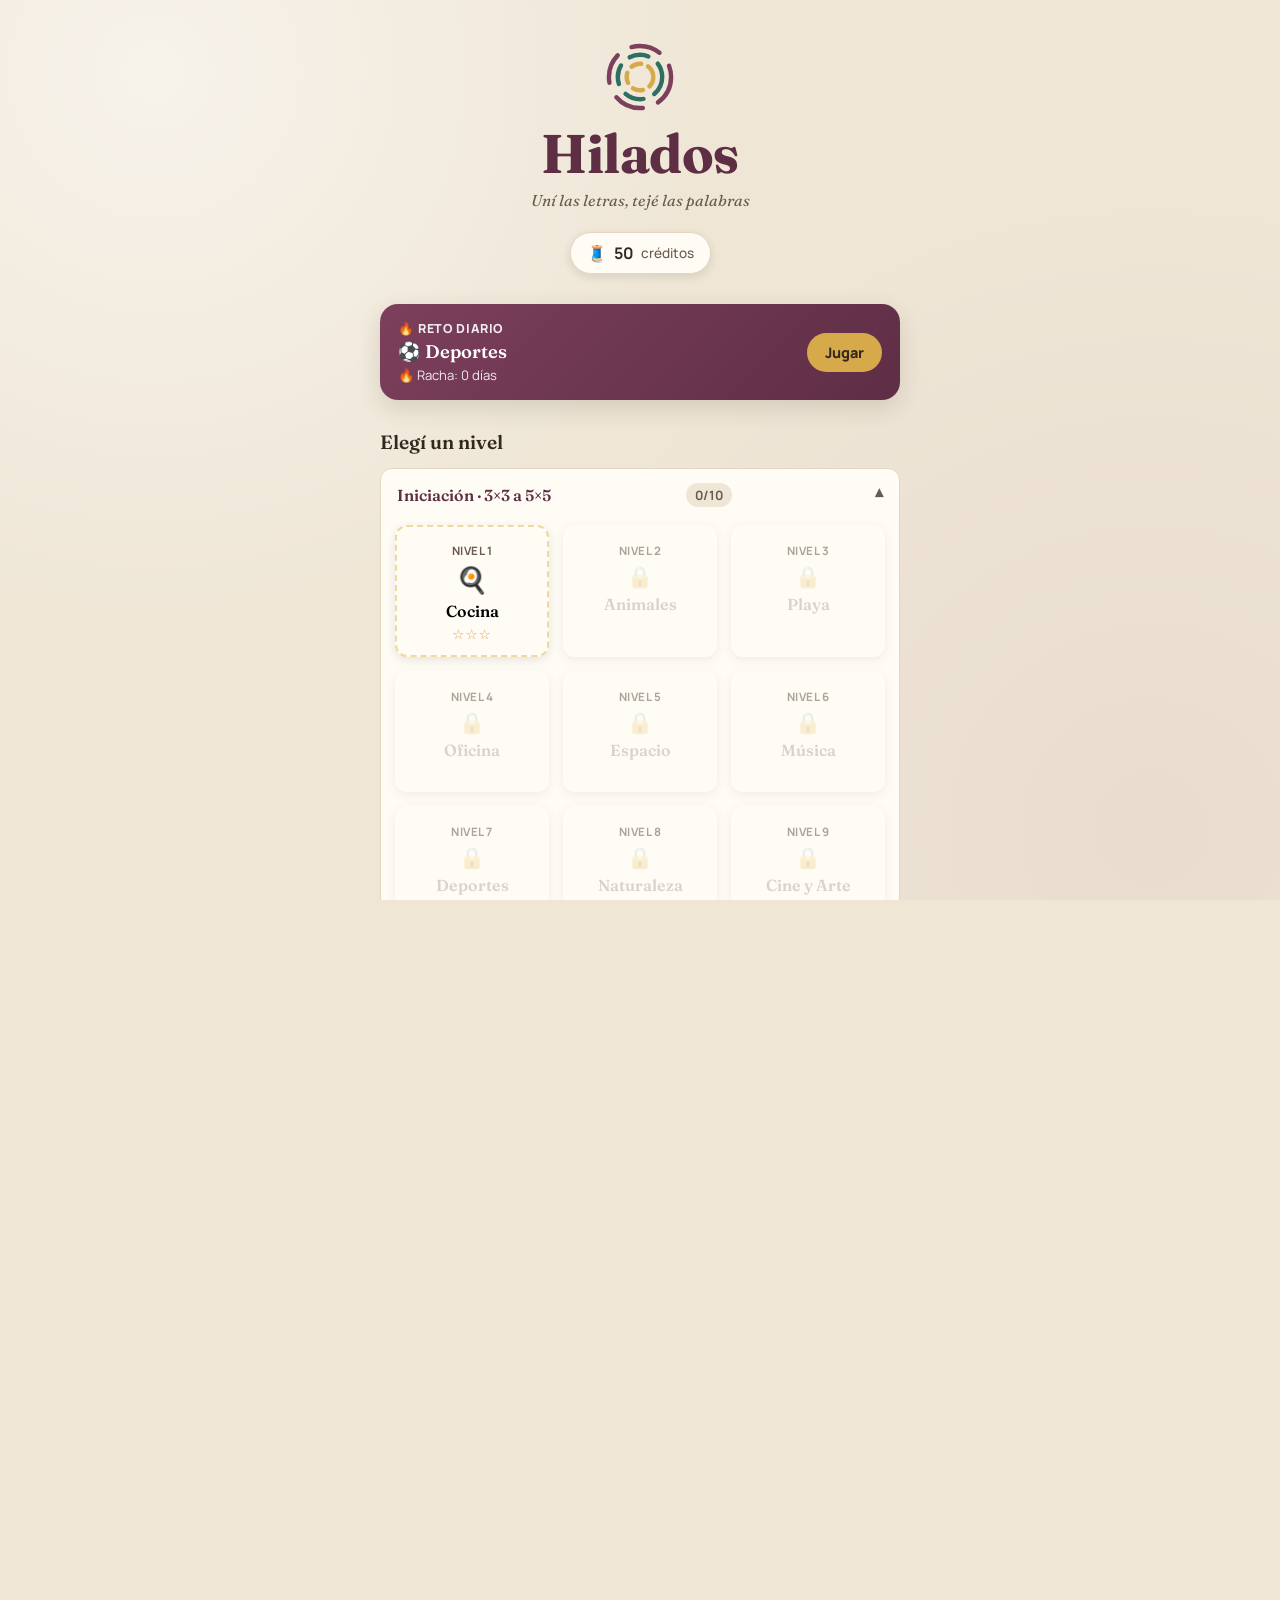
<file: index.html>
<!DOCTYPE html>
<html lang="es">
<head>
<meta charset="UTF-8">
<meta name="viewport" content="width=device-width, initial-scale=1.0, maximum-scale=1.0, user-scalable=no">
<title>Hilados — Juego de palabras</title>

<!-- PWA: instalación como ícono en el celular -->
<link rel="manifest" href="manifest.json">
<meta name="theme-color" content="#7C3F5C">
<link rel="icon" type="image/png" sizes="32x32" href="icons/favicon-32.png">
<link rel="icon" type="image/png" sizes="192x192" href="icons/icon-192.png">
<!-- iOS: Safari no lee bien el manifest, así que además van estas etiquetas -->
<link rel="apple-touch-icon" href="icons/apple-touch-icon.png">
<meta name="apple-mobile-web-app-capable" content="yes">
<meta name="apple-mobile-web-app-status-bar-style" content="black-translucent">
<meta name="apple-mobile-web-app-title" content="Hilados">

<link rel="preconnect" href="https://fonts.googleapis.com">
<link rel="preconnect" href="https://fonts.gstatic.com" crossorigin>
<link href="https://fonts.googleapis.com/css2?family=Fraunces:ital,opsz,wght@0,9..144,400;0,9..144,600;0,9..144,700;1,9..144,500&family=Manrope:wght@400;500;600;700;800&display=swap" rel="stylesheet">
<link rel="stylesheet" href="style.css">
</head>
<body>

<!-- ============ PANTALLA DE INICIO ============ -->
<section id="screen-home" class="screen">
  <div class="home-wrap">
    <div class="brand">
      <div class="brand-spool" aria-hidden="true">
        <svg viewBox="0 0 100 100" class="spool-svg">
          <circle cx="50" cy="50" r="42" class="spool-ring ring-a"/>
          <circle cx="50" cy="50" r="30" class="spool-ring ring-b"/>
          <circle cx="50" cy="50" r="18" class="spool-ring ring-c"/>
        </svg>
      </div>
      <h1 class="title">Hilados</h1>
      <p class="subtitle">Uní las letras, tejé las palabras</p>
    </div>

    <div class="credits-pill" id="home-credits">
      <span class="credits-icon">🧵</span>
      <span id="home-credits-value">50</span>
      <span class="credits-label">créditos</span>
    </div>

    <div class="daily-card" id="daily-card">
      <div class="daily-info">
        <span class="daily-tag">🔥 Reto diario</span>
        <span class="daily-theme" id="daily-theme">Tema</span>
        <span class="daily-streak" id="daily-streak">Racha: 0 días</span>
      </div>
      <button class="daily-play-btn" id="daily-play-btn">Jugar</button>
    </div>

    <h2 class="section-label">Elegí un nivel</h2>
    <div class="level-tiers" id="level-grid"><!-- generado por JS --></div>

    <button class="link-btn" id="reset-progress">Reiniciar progreso</button>
  </div>
</section>

<!-- ============ PANTALLA DE JUEGO ============ -->
<section id="screen-game" class="screen hidden">
  <header class="game-header">
    <button class="icon-btn" id="btn-back" aria-label="Volver">←</button>
    <div class="game-heading">
      <span class="game-level-tag" id="game-level-tag">Nivel 1</span>
      <span class="game-theme" id="game-theme">Cocina</span>
    </div>
    <div class="credits-pill small" id="game-credits">
      <span class="credits-icon">🧵</span>
      <span id="game-credits-value">50</span>
    </div>
  </header>

  <div class="clue-strip" id="clue-strip"><!-- generado por JS --></div>

  <div class="board-wrap">
    <div class="board" id="board">
      <svg id="thread-overlay" class="thread-overlay"></svg>
      <div class="grid" id="grid"><!-- generado por JS --></div>
    </div>
  </div>

  <footer class="game-footer">
    <button class="action-btn ghost" id="btn-ad">
      <span class="action-icon">📺</span>
      <span>Ver anuncio<br><small>pista gratis</small></span>
    </button>
    <button class="action-btn primary" id="btn-hint">
      <span class="action-icon">💡</span>
      <span>Pista<br><small id="hint-cost-label">15 créditos</small></span>
    </button>
  </footer>
</section>

<!-- ============ MODAL: ANUNCIO SIMULADO ============ -->
<div class="modal-backdrop hidden" id="modal-ad">
  <div class="modal ad-modal">
    <div class="ad-spinner"></div>
    <p class="ad-text">Viendo anuncio...</p>
    <p class="ad-sub">Tu pista está por llegar</p>
  </div>
</div>

<!-- ============ MODAL: SIN CRÉDITOS ============ -->
<div class="modal-backdrop hidden" id="modal-no-credits">
  <div class="modal">
    <h3>Créditos insuficientes</h3>
    <p>No tenés suficientes créditos para esta pista. Mirá un anuncio para conseguir una gratis.</p>
    <div class="modal-actions">
      <button class="action-btn ghost" id="nc-watch-ad">Ver anuncio</button>
      <button class="action-btn primary" id="nc-close">Cerrar</button>
    </div>
  </div>
</div>

<!-- ============ MODAL: NIVEL COMPLETADO ============ -->
<div class="modal-backdrop hidden" id="modal-win">
  <div class="modal win-modal">
    <div class="win-stars" id="win-stars">★★★</div>
    <h3>¡Nivel completado!</h3>
    <p id="win-summary">Tejiste todas las palabras.</p>
    <p class="win-credits" id="win-credits-earned">+20 créditos</p>
    <p class="win-daily-streak hidden" id="win-daily-streak"></p>
    <div class="modal-actions">
      <button class="action-btn ghost" id="win-share">📤 Compartir resultado</button>
    </div>
    <div class="modal-actions">
      <button class="action-btn ghost" id="win-menu">Menú</button>
      <button class="action-btn primary" id="win-next">Siguiente nivel</button>
    </div>
  </div>
</div>

<script src="script.js"></script>
<div class="toast hidden" id="toast"></div>
</body>
</html>
</file>
<file: style.css>
/* =========================================================
   HILADOS — estilos
   Paleta "caja de costura": lino cálido + hilos mulberry / pino / mostaza
   Tipografía: Fraunces (display, con carácter) + Manrope (UI)
   ========================================================= */

:root{
  --linen:        #EFE6D6;
  --linen-deep:   #E4D8C3;
  --surface:      #FFFCF6;
  --ink:          #33281F;
  --ink-soft:     #6B5B4E;
  --mulberry:     #7C3F5C;
  --mulberry-dk:  #5E2E45;
  --pine:         #2F6F63;
  --pine-dk:      #204D44;
  --gold:         #D6A94A;
  --gold-soft:    #EFD9A0;
  --clay:         #C1503E;
  --shadow:       0 8px 24px rgba(51, 40, 31, 0.14);
  --shadow-sm:    0 3px 10px rgba(51, 40, 31, 0.12);
  --radius:       18px;
  --radius-sm:    12px;
}

*{ box-sizing: border-box; -webkit-tap-highlight-color: transparent; }

html, body{
  margin:0; padding:0; height:100%;
  background: var(--linen);
  background-image:
    radial-gradient(circle at 12% 8%, rgba(255,255,255,0.5), transparent 40%),
    radial-gradient(circle at 90% 92%, rgba(124,63,92,0.06), transparent 45%);
  color: var(--ink);
  font-family: 'Manrope', system-ui, sans-serif;
  overflow-x: hidden;
}

h1, h2, h3{ font-family: 'Fraunces', serif; margin: 0; }

button{ font-family: inherit; border: none; background: none; cursor: pointer; }

.hidden{ display: none !important; }

.screen{
  min-height: 100vh;
  min-height: 100dvh;
  display: flex;
  flex-direction: column;
}

/* ---------------- HOME ---------------- */
.home-wrap{
  max-width: 560px;
  margin: 0 auto;
  width: 100%;
  padding: 40px 20px 60px;
  display: flex;
  flex-direction: column;
  align-items: center;
}

.brand{ text-align: center; margin-bottom: 22px; }

.brand-spool{ width: 74px; height: 74px; margin: 0 auto 6px; }
.spool-svg{ width: 100%; height: 100%; }
.spool-ring{ fill: none; stroke-width: 6; stroke-linecap: round; }
.ring-a{ stroke: var(--mulberry); stroke-dasharray: 40 22; animation: spin 14s linear infinite; transform-origin: 50px 50px; }
.ring-b{ stroke: var(--pine); stroke-dasharray: 26 16; animation: spin 10s linear infinite reverse; transform-origin: 50px 50px; }
.ring-c{ stroke: var(--gold); stroke-dasharray: 14 10; animation: spin 7s linear infinite; transform-origin: 50px 50px; }
@keyframes spin{ to{ transform: rotate(360deg); } }
@media (prefers-reduced-motion: reduce){ .spool-ring{ animation: none; } }

.title{
  font-size: clamp(2.6rem, 10vw, 3.4rem);
  font-weight: 700;
  letter-spacing: -0.01em;
  color: var(--mulberry-dk);
}
.subtitle{
  margin: 4px 0 0;
  color: var(--ink-soft);
  font-size: 0.98rem;
  font-style: italic;
  font-family: 'Fraunces', serif;
}

.credits-pill{
  display: inline-flex; align-items: center; gap: 7px;
  background: var(--surface);
  border: 1px solid var(--linen-deep);
  padding: 9px 16px;
  border-radius: 999px;
  box-shadow: var(--shadow-sm);
  font-weight: 700;
  margin-bottom: 30px;
}
.credits-pill.small{ padding: 6px 12px; font-size: 0.9rem; margin-bottom: 0; }
.credits-icon{ font-size: 1rem; }
.credits-label{ font-weight: 500; color: var(--ink-soft); font-size: 0.85rem; }

.section-label{
  align-self: flex-start;
  font-size: 1.2rem;
  color: var(--ink);
  margin-bottom: 14px;
  font-weight: 600;
}

.daily-card{
  width: 100%;
  display: flex;
  align-items: center;
  justify-content: space-between;
  gap: 12px;
  background: linear-gradient(135deg, var(--mulberry) 0%, var(--mulberry-dk) 100%);
  color: #fff;
  border-radius: var(--radius);
  padding: 16px 18px;
  margin-bottom: 30px;
  box-shadow: var(--shadow);
}
.daily-info{ display: flex; flex-direction: column; gap: 3px; text-align: left; }
.daily-tag{ font-weight: 800; font-size: 0.78rem; text-transform: uppercase; letter-spacing: .05em; opacity: 0.9; }
.daily-theme{ font-family: 'Fraunces', serif; font-weight: 600; font-size: 1.15rem; }
.daily-streak{ font-size: 0.82rem; opacity: 0.9; }
.daily-play-btn{
  background: var(--gold);
  color: var(--ink);
  font-weight: 800;
  padding: 10px 18px;
  border-radius: 999px;
  font-size: 0.9rem;
  white-space: nowrap;
}
.daily-play-btn.done{ background: rgba(255,255,255,0.25); color: #fff; }

.toast{
  position: fixed;
  left: 50%;
  bottom: 26px;
  transform: translateX(-50%);
  background: var(--ink);
  color: #fff;
  padding: 10px 20px;
  border-radius: 999px;
  font-size: 0.88rem;
  font-weight: 600;
  box-shadow: var(--shadow);
  z-index: 60;
}

.level-tiers{
  width: 100%;
  display: flex;
  flex-direction: column;
  gap: 14px;
}
.tier{
  background: var(--surface);
  border: 1.5px solid var(--linen-deep);
  border-radius: var(--radius-sm);
  overflow: hidden;
}
.tier summary{
  list-style: none;
  cursor: pointer;
  display: flex;
  align-items: center;
  justify-content: space-between;
  padding: 14px 16px;
  font-family: 'Fraunces', serif;
  font-weight: 600;
  color: var(--mulberry-dk);
}
.tier summary::-webkit-details-marker{ display: none; }
.tier summary::after{
  content: '▾';
  margin-left: 8px;
  color: var(--ink-soft);
  transition: transform .2s ease;
}
.tier[open] summary::after{ transform: rotate(180deg); }
.tier-progress{
  font-family: 'Manrope', sans-serif;
  font-weight: 700;
  font-size: 0.8rem;
  color: var(--ink-soft);
  background: var(--linen);
  padding: 3px 9px;
  border-radius: 999px;
}
.tier > .level-grid{
  padding: 4px 14px 16px;
}

.level-grid{
  display: grid;
  grid-template-columns: repeat(2, 1fr);
  gap: 14px;
  width: 100%;
}
@media (min-width: 480px){
  .level-grid{ grid-template-columns: repeat(3, 1fr); }
}

.level-card{
  position: relative;
  background: var(--surface);
  border-radius: var(--radius-sm);
  padding: 16px 10px 12px;
  text-align: center;
  box-shadow: var(--shadow-sm);
  border: 2px dashed transparent;
  transition: transform .15s ease, border-color .15s ease;
  display: flex; flex-direction: column; align-items: center; gap: 4px;
}
.level-card:not(.locked):active{ transform: scale(0.96); }
.level-card:not(.locked){ border-color: var(--gold-soft); }
.level-card.locked{ opacity: 0.55; }
.level-card .lc-icon{ font-size: 1.6rem; }
.level-card .lc-num{ font-size: 0.72rem; color: var(--ink-soft); font-weight: 700; text-transform: uppercase; letter-spacing: .04em; }
.level-card .lc-theme{ font-family: 'Fraunces', serif; font-weight: 600; font-size: 1rem; }
.level-card .lc-stars{ font-size: 0.85rem; color: var(--gold); letter-spacing: 1px; min-height: 14px; }
.level-card .lc-lock{ font-size: 1.3rem; }

.link-btn{
  margin-top: 26px;
  color: var(--ink-soft);
  text-decoration: underline;
  font-size: 0.85rem;
}

/* ---------------- GAME ---------------- */
.game-header{
  display: flex; align-items: center; gap: 10px;
  padding: 14px 16px;
  background: var(--surface);
  border-bottom: 1px solid var(--linen-deep);
}
.icon-btn{
  width: 38px; height: 38px; border-radius: 50%;
  background: var(--linen); font-size: 1.1rem;
  display: flex; align-items: center; justify-content: center;
  color: var(--ink);
}
.game-heading{ flex: 1; display: flex; flex-direction: column; line-height: 1.15; }
.game-level-tag{ font-size: 0.72rem; text-transform: uppercase; letter-spacing: .06em; color: var(--ink-soft); font-weight: 700; }
.game-theme{ font-family: 'Fraunces', serif; font-weight: 600; font-size: 1.15rem; color: var(--mulberry-dk); }

.clue-strip{
  display: flex; flex-wrap: wrap; gap: 8px;
  padding: 14px 16px 4px;
  justify-content: center;
}
.clue-chip{
  background: var(--surface);
  border: 1.5px solid var(--linen-deep);
  border-radius: 10px;
  padding: 6px 10px;
  font-weight: 700;
  letter-spacing: 0.12em;
  font-size: 0.95rem;
  color: var(--ink-soft);
  min-width: 44px;
  text-align: center;
  transition: all .25s ease;
}
.clue-chip.found{
  background: var(--pine);
  color: #fff;
  border-color: var(--pine-dk);
  letter-spacing: 0.04em;
}
.clue-chip .clue-hint-letter{ color: var(--gold); }

.board-wrap{
  flex: 1;
  display: flex; align-items: center; justify-content: center;
  padding: 14px;
}
.board{
  position: relative;
  width: 100%;
  max-width: 460px;
}
.thread-overlay{
  position: absolute; inset: 0;
  width: 100%; height: 100%;
  pointer-events: none;
  overflow: visible;
  z-index: 2;
}
.grid{
  display: grid;
  gap: 6px;
  width: 100%;
  touch-action: none;
  user-select: none;
  position: relative;
  z-index: 1;
}
.cell{
  aspect-ratio: 1 / 1;
  background: var(--surface);
  border-radius: 12px;
  display: flex; align-items: center; justify-content: center;
  font-family: 'Fraunces', serif;
  font-weight: 600;
  font-size: clamp(1rem, 5vw, 1.5rem);
  color: var(--ink);
  box-shadow: var(--shadow-sm);
  border: 2px solid var(--linen-deep);
  transition: background .12s ease, color .12s ease, transform .12s ease, border-color .12s ease;
}
.grid-dense .cell{
  font-size: clamp(0.7rem, 3.6vw, 1.15rem);
  border-radius: 8px;
}
.cell.selected{
  background: var(--mulberry);
  color: #fff;
  border-color: var(--mulberry-dk);
  transform: scale(1.06);
}
.cell.found{
  background: var(--pine);
  color: #fff;
  border-color: var(--pine-dk);
}
.cell.hinted{
  animation: pulse-gold 1.4s ease-in-out 2;
  border-color: var(--gold);
}
.cell.invalid{
  animation: shake .35s ease;
  background: var(--clay);
  color: #fff;
  border-color: #96382a;
}
@keyframes pulse-gold{
  0%, 100%{ box-shadow: var(--shadow-sm); }
  50%{ box-shadow: 0 0 0 6px rgba(214,169,74,0.45); }
}
@keyframes shake{
  0%, 100%{ transform: translateX(0); }
  25%{ transform: translateX(-4px); }
  75%{ transform: translateX(4px); }
}

.thread-line{
  fill: none;
  stroke: var(--gold);
  stroke-width: 5;
  stroke-linecap: round;
  stroke-linejoin: round;
  stroke-dasharray: 2 13;
  opacity: 0.9;
}
.thread-line.live{ stroke: var(--mulberry); stroke-dasharray: 1 11; }

.game-footer{
  display: flex; gap: 12px;
  padding: 14px 16px calc(16px + env(safe-area-inset-bottom));
  background: var(--surface);
  border-top: 1px solid var(--linen-deep);
}
.action-btn{
  flex: 1;
  display: flex; align-items: center; justify-content: center; gap: 8px;
  padding: 12px 10px;
  border-radius: var(--radius-sm);
  font-weight: 700;
  font-size: 0.9rem;
  text-align: left;
  line-height: 1.25;
}
.action-btn small{ font-weight: 500; opacity: 0.85; font-size: 0.72rem; }
.action-btn .action-icon{ font-size: 1.3rem; }
.action-btn.primary{ background: var(--mulberry); color: #fff; }
.action-btn.primary:active{ background: var(--mulberry-dk); }
.action-btn.ghost{ background: var(--linen); color: var(--ink); }
.action-btn.ghost:active{ background: var(--linen-deep); }
.action-btn:disabled{ opacity: 0.45; }

/* ---------------- MODALS ---------------- */
.modal-backdrop{
  position: fixed; inset: 0;
  background: rgba(51,40,31,0.55);
  display: flex; align-items: center; justify-content: center;
  padding: 20px;
  z-index: 50;
}
.modal{
  background: var(--surface);
  border-radius: var(--radius);
  padding: 28px 24px;
  max-width: 360px;
  width: 100%;
  text-align: center;
  box-shadow: var(--shadow);
}
.modal h3{ font-size: 1.4rem; margin-bottom: 10px; color: var(--mulberry-dk); }
.modal p{ color: var(--ink-soft); font-size: 0.92rem; line-height: 1.5; margin: 0 0 6px; }
.modal-actions{ display: flex; gap: 10px; margin-top: 18px; }
.modal-actions + .modal-actions{ margin-top: 10px; }
.modal-actions .action-btn{ text-align: center; justify-content: center; }

.ad-modal .ad-spinner{
  width: 46px; height: 46px; margin: 0 auto 16px;
  border: 4px solid var(--linen-deep);
  border-top-color: var(--mulberry);
  border-radius: 50%;
  animation: spin 0.9s linear infinite;
}
.ad-text{ font-weight: 700; color: var(--ink); font-size: 1.05rem; }
.ad-sub{ font-size: 0.85rem; }

.win-stars{ font-size: 2rem; color: var(--gold); letter-spacing: 4px; margin-bottom: 6px; }
.win-credits{ color: var(--pine-dk); font-weight: 700; }
.win-daily-streak{ color: var(--mulberry-dk); font-weight: 700; font-size: 0.88rem; }
</file>
